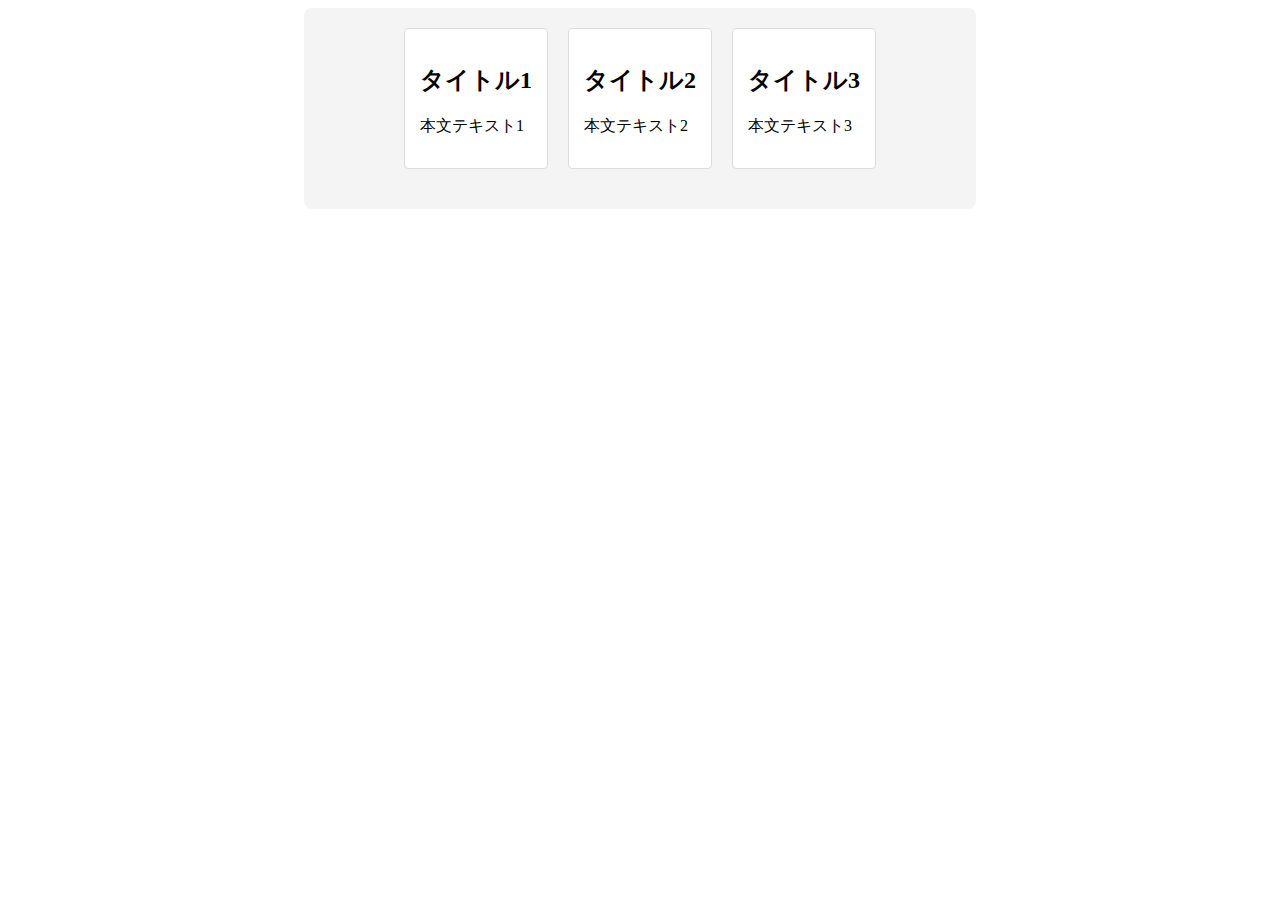
<file: 02-03/index.html>
<!DOCTYPE html>
<html lang="ja">
  <head>
    <meta charset="UTF-8" />
    <meta name="viewport" content="width=device-width, initial-scale=1.0" />
    <title>Document</title>
    <link rel="stylesheet" href="style.css">
  </head>
  <body>
    <div class="container">
      <div class="card">
        <h2>タイトル1</h2>
        <p>本文テキスト1</p>
      </div>
      <div class="card">
        <h2>タイトル2</h2>
        <p>本文テキスト2</p>
      </div>
      <div class="card">
        <h2>タイトル3</h2>
        <p>本文テキスト3</p>
      </div>
    </div>
  </body>
</html>
</file>
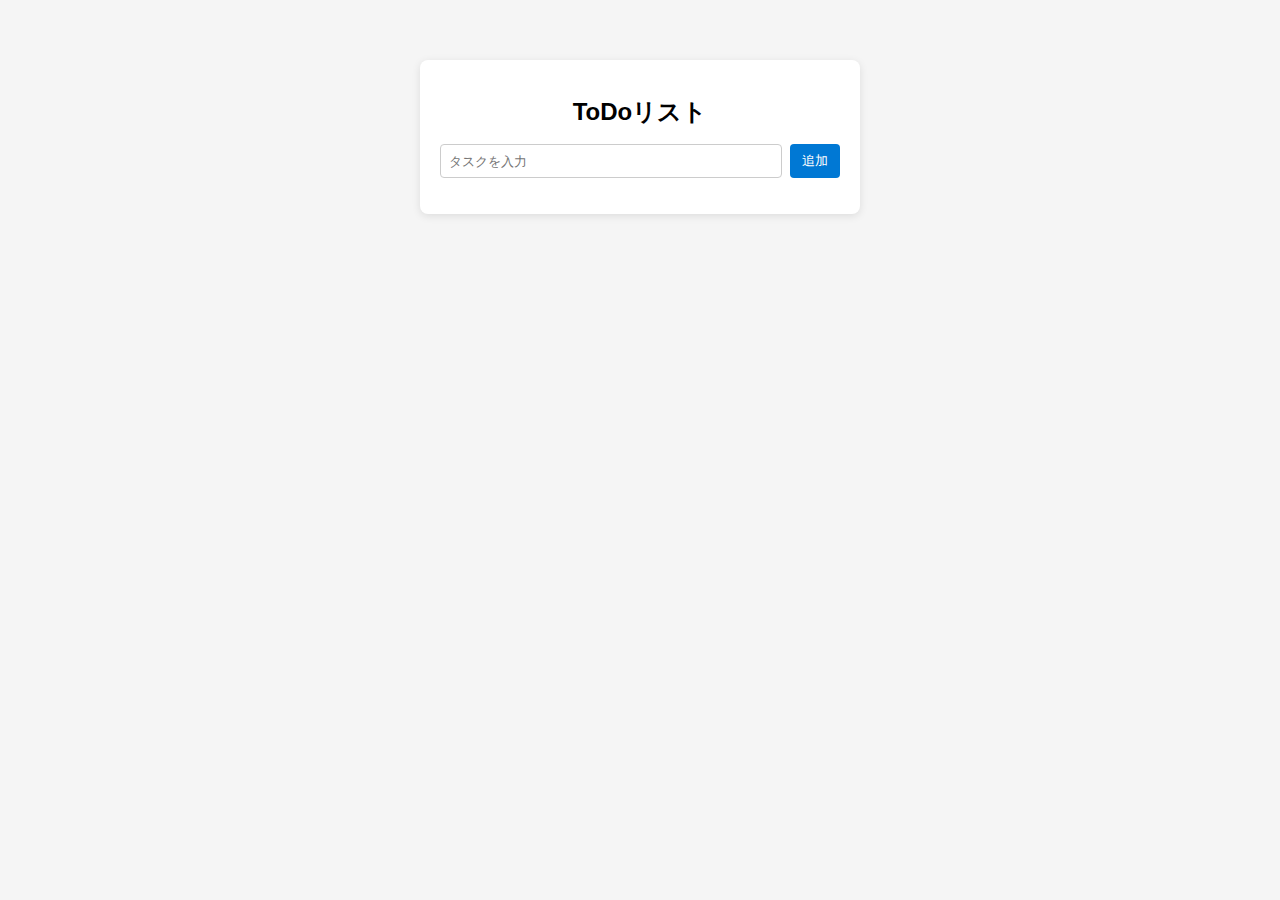
<file: 03-05/index.html>
<!DOCTYPE html>
<html lang="ja">
  <head>
    <meta charset="UTF-8" />
    <meta name="viewport" content="width=device-width, initial-scale=1.0" />
    <title>ToDo App</title>
    <link rel="stylesheet" href="style.css" />
  </head>
  <body>
    <main class="container">
      <h1>ToDoリスト</h1>
      <form id="taskForm">
        <input type="text" id="taskInput" placeholder="タスクを入力" />
        <button type="submit">追加</button>
      </form>
      <ul id="taskList"></ul>
    </main>
    <script src="script.js"></script>
  </body>
</html>
</file>
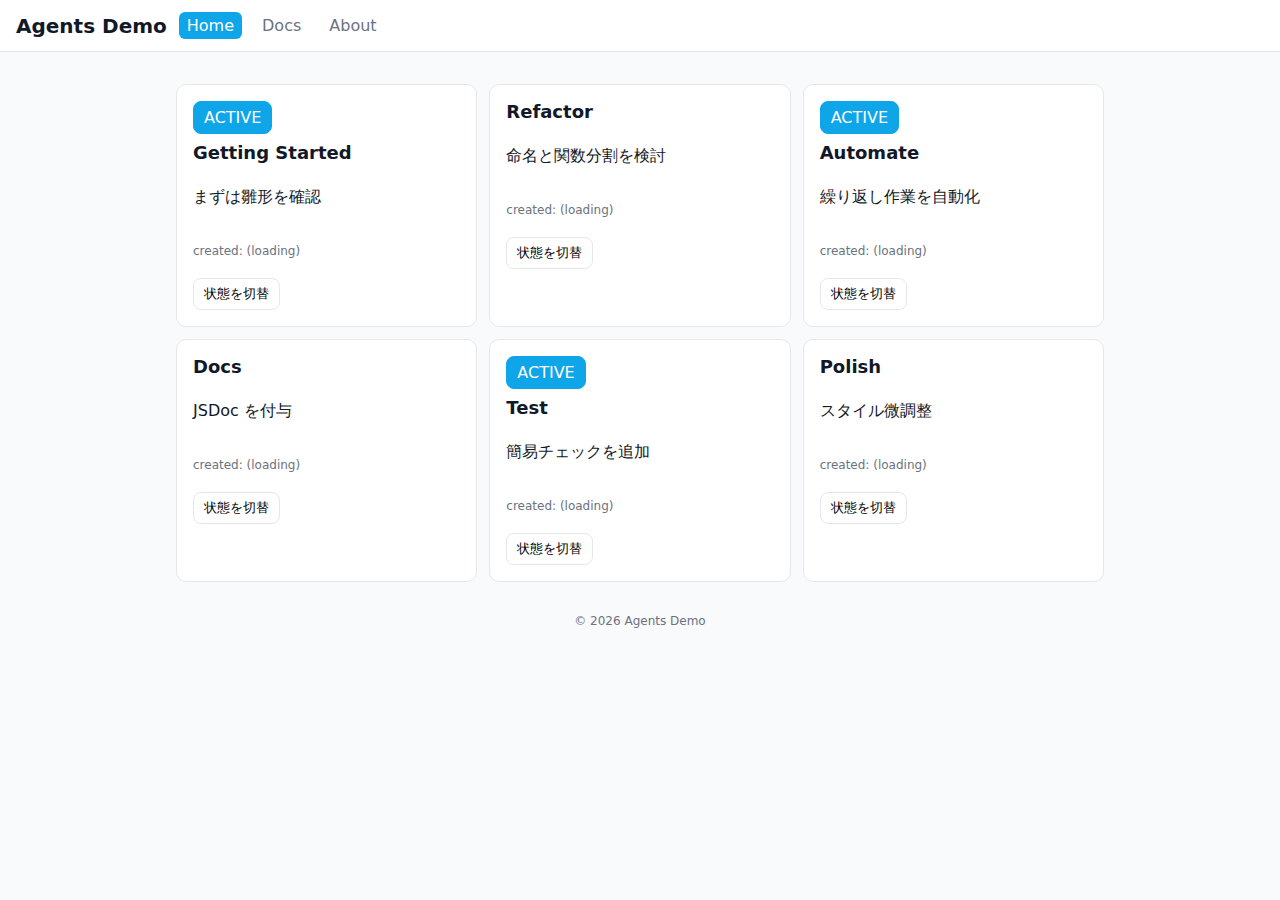
<file: 04-02/index.html>
<!DOCTYPE html>
<html lang="ja">
  <head>
    <meta charset="UTF-8" />
    <meta name="viewport" content="width=device-width, initial-scale=1.0"/>
    <title>Agentsデモ用ミニサイト</title>
    <link rel="stylesheet" href="./style.css" />
  </head>
  <body>
    <header id="site-header"></header>
    <main id="app" class="container"></main>
    <footer id="site-footer"></footer>

    <script type="module" src="./main.js"></script>
  </body>
</html>
</file>
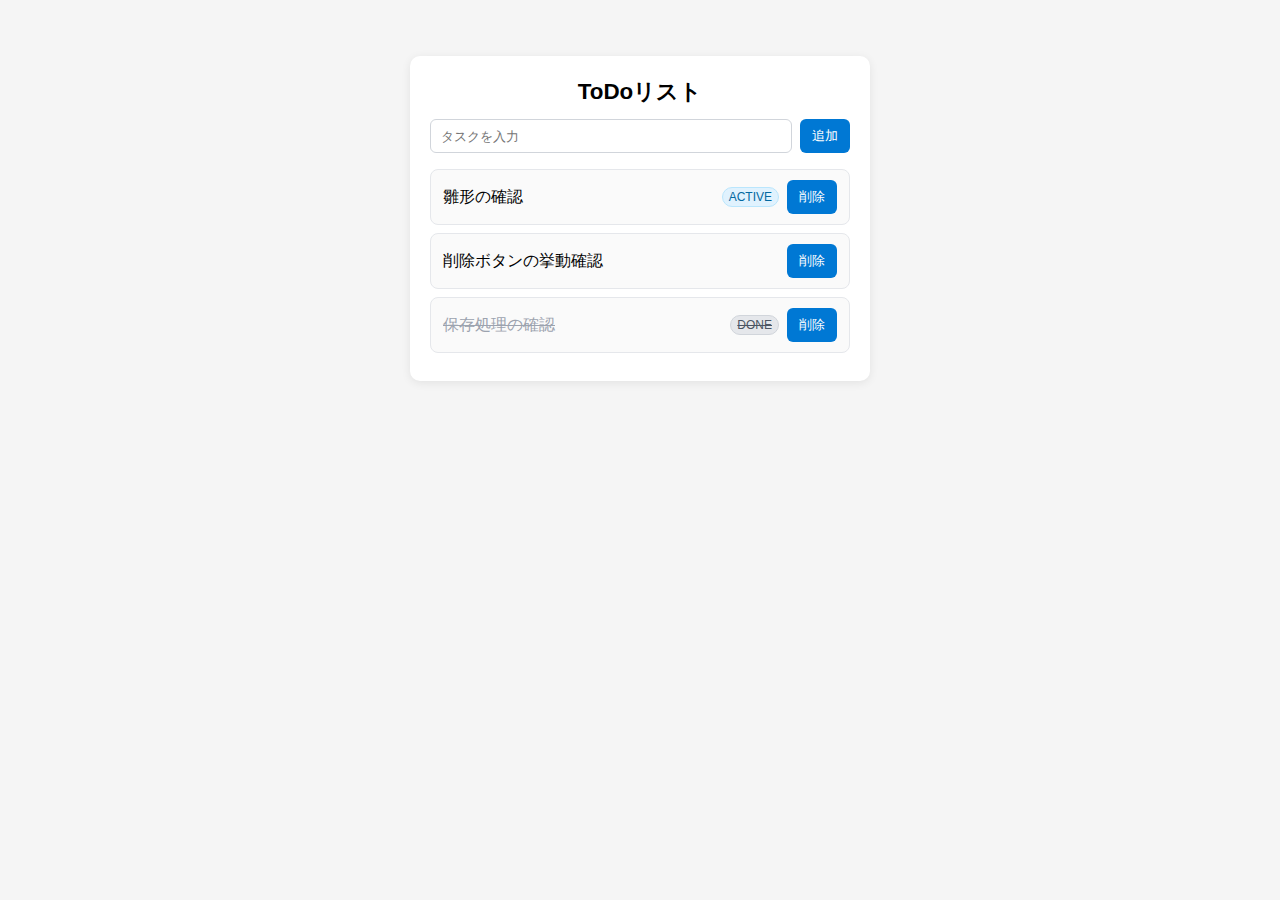
<file: 04-04/index.html>
<!DOCTYPE html>
<html lang="ja">
  <head>
    <meta charset="UTF-8" />
    <meta name="viewport" content="width=device-width, initial-scale=1.0" />
    <title>ToDoアプリ</title>
    <link rel="stylesheet" href="./style.css" />
  </head>
  <body>
    <main class="container">
      <h1>ToDoリスト</h1>
      <form id="taskForm">
        <input type="text" id="taskInput" placeholder="タスクを入力" />
        <button type="submit">追加</button>
      </form>
      <ul id="taskList"></ul>
    </main>
    <script type="module" src="./main.js"></script>
  </body>
</html>
</file>
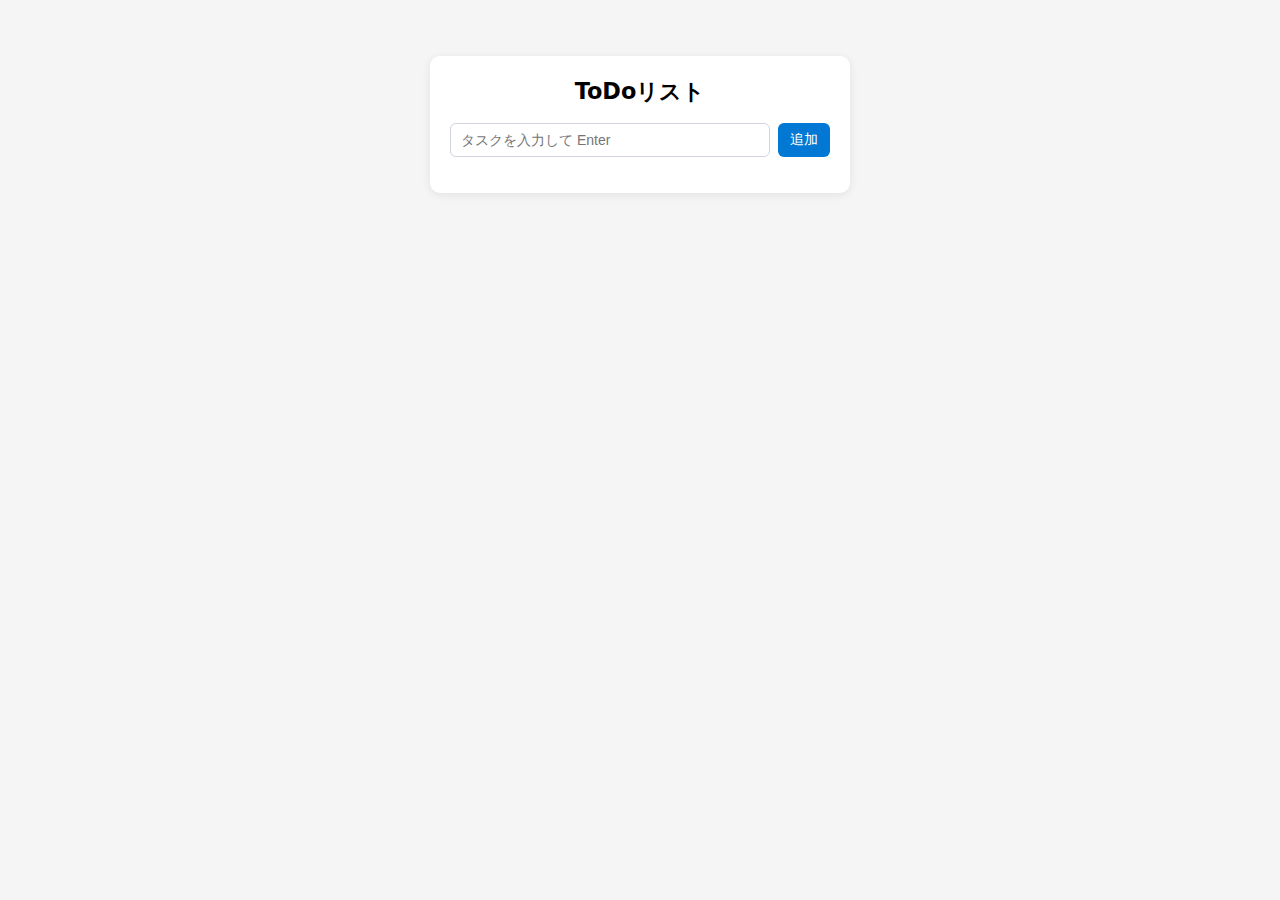
<file: 04-05/index.html>
<!DOCTYPE html>
<html lang="ja">
  <head>
    <meta charset="UTF-8" />
    <meta name="viewport" content="width=device-width, initial-scale=1.0" />
    <title>ToDoアプリ（4-5用ベース）</title>
    <link rel="stylesheet" href="./style.css" />
  </head>
  <body>
    <main class="container">
      <h1>ToDoリスト</h1>
      <form id="taskForm">
        <input
          type="text"
          id="taskInput"
          placeholder="タスクを入力して Enter"
          autocomplete="off"
        />
        <button type="submit">追加</button>
      </form>
      <ul id="taskList"></ul>
    </main>
    <script type="module" src="./main.js"></script>
  </body>
</html>
</file>
<file: 02-03/style.css>
.container {
    display: flex;
    justify-content: center;
    gap: 20px;
    width: 50%;
    margin: 0 auto;
    padding: 20px;
    background-color: #f4f4f4;
    border-radius: 8px;
}

.card {
    background-color: #fff;
    border: 1px solid #ddd;
    border-radius: 4px;
    padding: 15px;
    margin-bottom: 20px;
}
</file>
<file: 03-05/style.css>
body {
  font-family: sans-serif;
  background: #f5f5f5;
  margin: 0;
  padding: 0;
}

.container {
  max-width: 400px;
  margin: 60px auto;
  background: #fff;
  padding: 20px;
  border-radius: 8px;
  box-shadow: 0 2px 8px rgba(0, 0, 0, 0.1);
}

h1 {
  font-size: 1.5rem;
  text-align: center;
}

form {
  display: flex;
  gap: 8px;
}

input[type="text"] {
  flex: 1;
  padding: 8px;
  border: 1px solid #ccc;
  border-radius: 4px;
}

button {
  padding: 8px 12px;
  border: none;
  background: #0078d4;
  color: white;
  border-radius: 4px;
  cursor: pointer;
}

button:hover {
  background: #005fa3;
}

ul {
  list-style: none;
  padding: 0;
  margin-top: 16px;
}

li {
  background: #fafafa;
  padding: 8px;
  margin-bottom: 8px;
  border-radius: 4px;
  border: 1px solid #ddd;
}
</file>
<file: 04-02/style.css>
:root {
  --gap: 12px;
  --primary: #0ea5e9;
  --border: #e5e7eb;
  --text: #111827;
  --muted: #6b7280;
  --bg: #f9fafb;
}

* { box-sizing: border-box; }
body { margin: 0; font-family: system-ui, sans-serif; color: var(--text); background: var(--bg); }

.container {
  max-width: 960px;
  margin: 32px auto;
  padding: 0 16px;
}

.site-title { font-size: 20px; font-weight: 700; margin: 0; }
.nav { display: flex; gap: 12px; align-items: center; padding: 12px 16px; border-bottom: 1px solid var(--border); background: #fff; }
.nav a { color: var(--muted); text-decoration: none; padding: 4px 8px; border-radius: 6px; }
.nav a.active { color: #fff; background: var(--primary); }

.grid {
  display: grid;
  grid-template-columns: repeat(3, 1fr);
  gap: var(--gap);
  margin-top: 24px;
}

.card {
  background: #fff;
  border: 1px solid var(--border);
  border-radius: 10px;
  padding: 16px;
  display: flex;
  flex-direction: column;
  gap: 8px;
}

.card h3 { margin: 0; font-size: 18px; }
.meta { font-size: 12px; color: var(--muted); }

.button {
  align-self: flex-start;
  padding: 6px 10px;
  border-radius: 8px;
  border: 1px solid var(--border);
  background: #fff;
  cursor: pointer;
}
.button.primary { background: var(--primary); color: #fff; border-color: var(--primary); }

footer { margin: 32px 0; text-align: center; color: var(--muted); }
</file>
<file: 04-04/style.css>
body {
  font-family: sans-serif;
  background: #f5f5f5;
  margin: 0;
  padding: 0;
}

.container {
  max-width: 420px;
  margin: 56px auto;
  background: #fff;
  padding: 20px;
  border-radius: 10px;
  box-shadow: 0 2px 10px rgba(0,0,0,.08);
}

h1 {
  font-size: 1.4rem;
  text-align: center;
  margin: 0 0 12px;
}

form {
  display: flex;
  gap: 8px;
}

input[type="text"] {
  flex: 1;
  padding: 8px 10px;
  border: 1px solid #d1d5db;
  border-radius: 6px;
}

button {
  padding: 8px 12px;
  border: none;
  background: #0078d4;
  color: #fff;
  border-radius: 6px;
  cursor: pointer;
}

button:hover {
  background: #0063ad;
}

ul {
  list-style: none;
  padding: 0;
  margin: 16px 0 0;
}

li {
  background: #fafafa;
  padding: 10px 12px;
  margin-bottom: 8px;
  border-radius: 8px;
  border: 1px solid #e5e7eb;
  display: flex;
  justify-content: space-between;
  align-items: center;
  gap: 8px;
}

.badges {
  display: flex;
  gap: 6px;
  align-items: center;
}

.badge {
  font-size: 12px;
  padding: 2px 6px;
  border-radius: 999px;
  border: 1px solid #e5e7eb;
  background: #fff;
  color: #6b7280;
}

.badge.active {
  background: #e0f2fe;
  color: #0369a1;
  border-color: #bae6fd;
}

.badge.completed {
  background: #e5e7eb;
  color: #4b5563;
  border-color: #d1d5db;
  text-decoration: line-through;
}

.text {
  flex: 1;
}

.completed .text {
  color: #9ca3af;
  text-decoration: line-through;
}
</file>
<file: 04-05/style.css>
* {
  box-sizing: border-box;
}

body {
  font-family: system-ui, -apple-system, BlinkMacSystemFont, "Segoe UI", sans-serif;
  background: #f5f5f5;
  margin: 0;
  padding: 0;
}

.container {
  max-width: 420px;
  margin: 56px auto;
  background: #fff;
  padding: 20px;
  border-radius: 10px;
  box-shadow: 0 2px 10px rgba(0,0,0,.08);
}

h1 {
  font-size: 1.4rem;
  text-align: center;
  margin: 0 0 16px;
}

form {
  display: flex;
  gap: 8px;
}

input[type="text"] {
  flex: 1;
  padding: 8px 10px;
  border: 1px solid #d1d5db;
  border-radius: 6px;
  font-size: 14px;
}

button {
  padding: 8px 12px;
  border: none;
  background: #0078d4;
  color: #fff;
  border-radius: 6px;
  cursor: pointer;
  font-size: 14px;
}

button:hover {
  background: #0063ad;
}

ul {
  list-style: none;
  padding: 0;
  margin: 16px 0 0;
}

li {
  background: #fafafa;
  padding: 8px 10px;
  margin-bottom: 8px;
  border-radius: 8px;
  border: 1px solid #e5e7eb;
  display: flex;
  justify-content: space-between;
  align-items: center;
  gap: 8px;
}

.task-text {
  flex: 1;
  font-size: 14px;
}

.task-delete {
  padding: 4px 8px;
  font-size: 12px;
  border-radius: 6px;
  border: none;
  background: #ef4444;
  color: #fff;
  cursor: pointer;
}

.task-delete:hover {
  background: #b91c1c;
}
</file>
